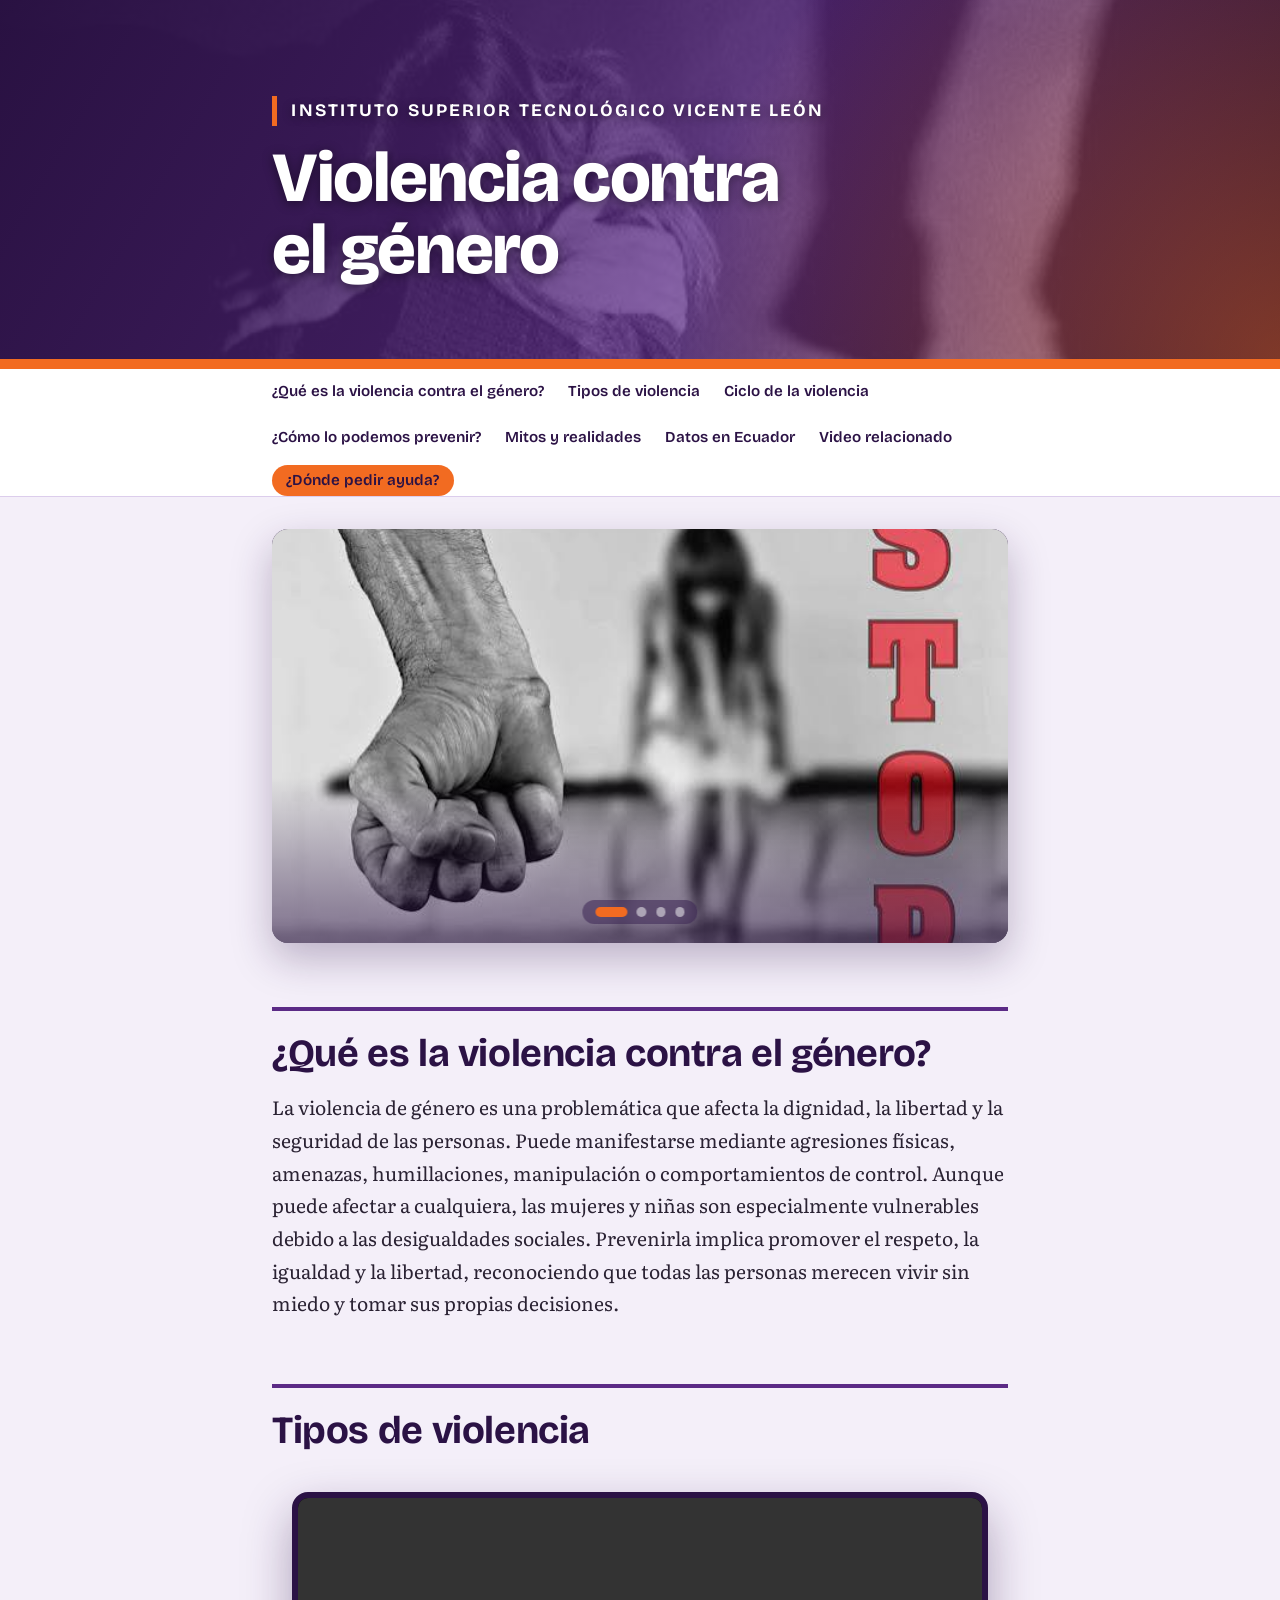
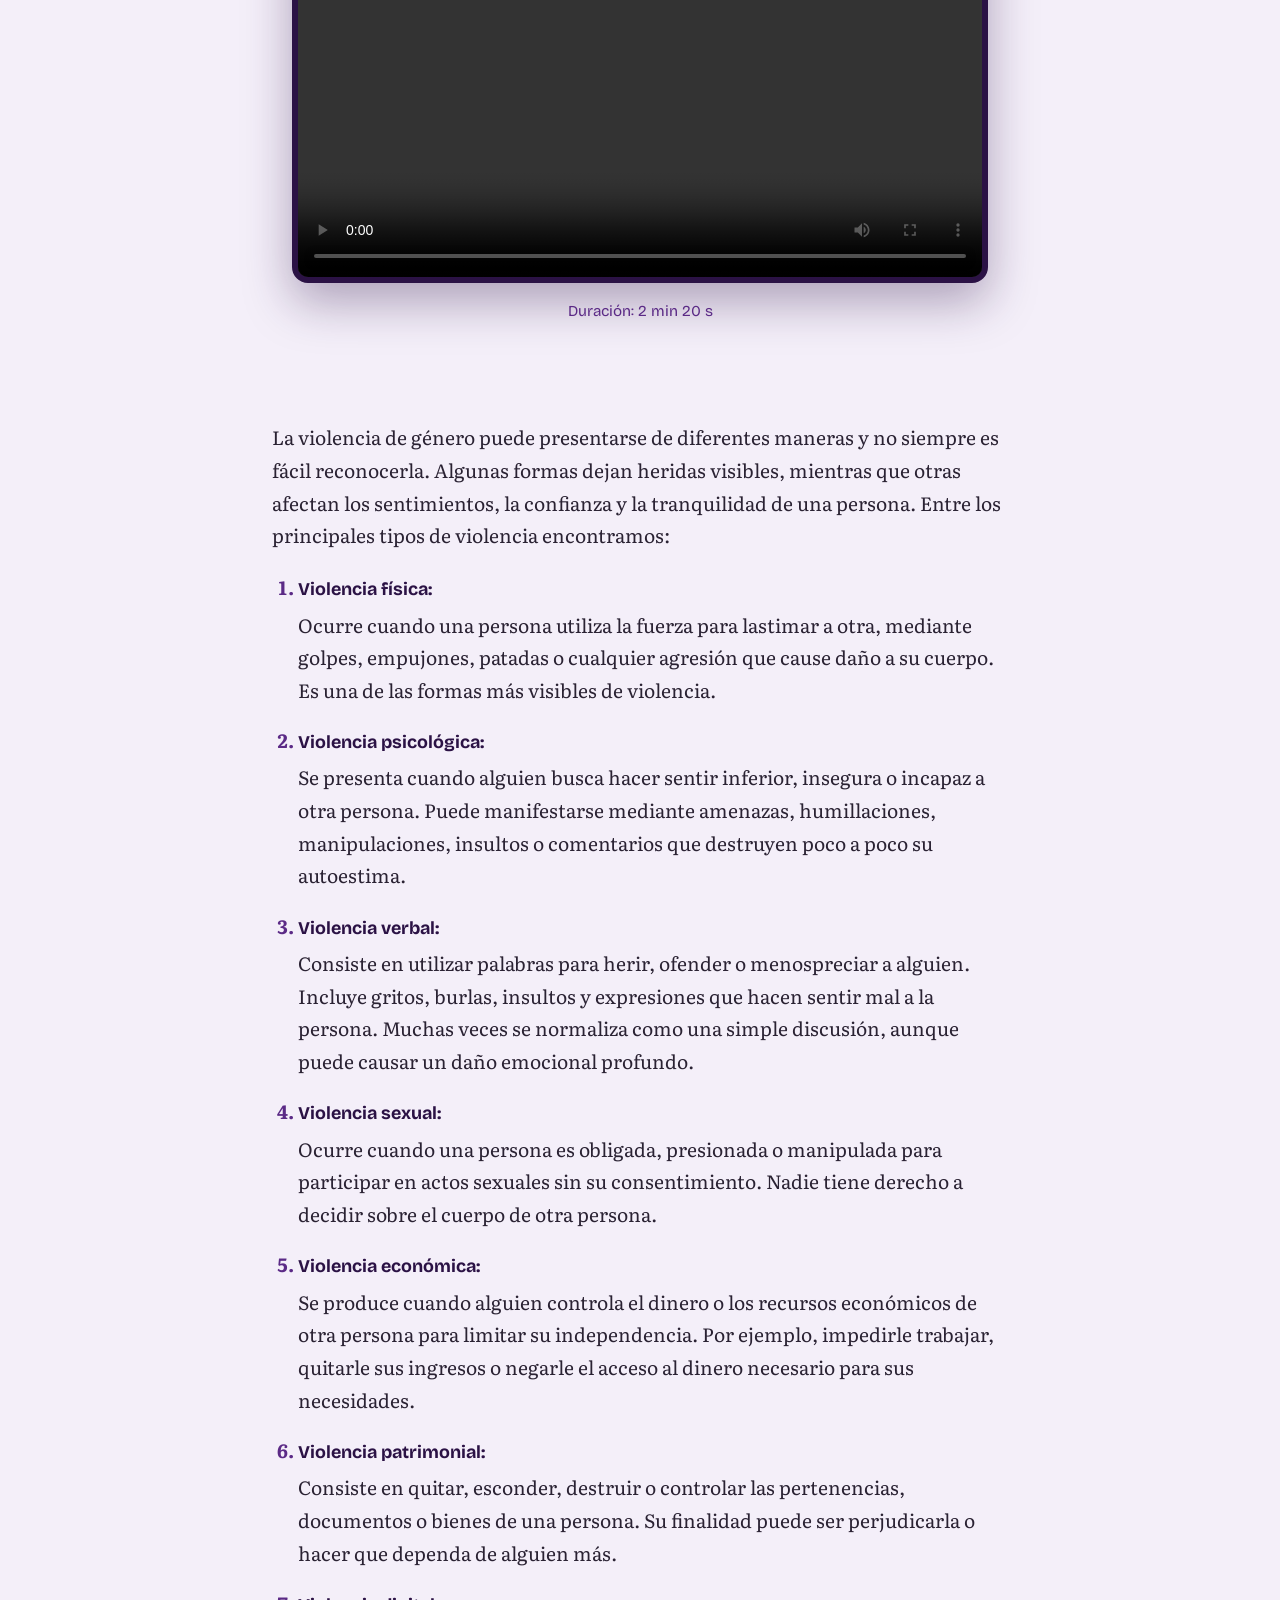
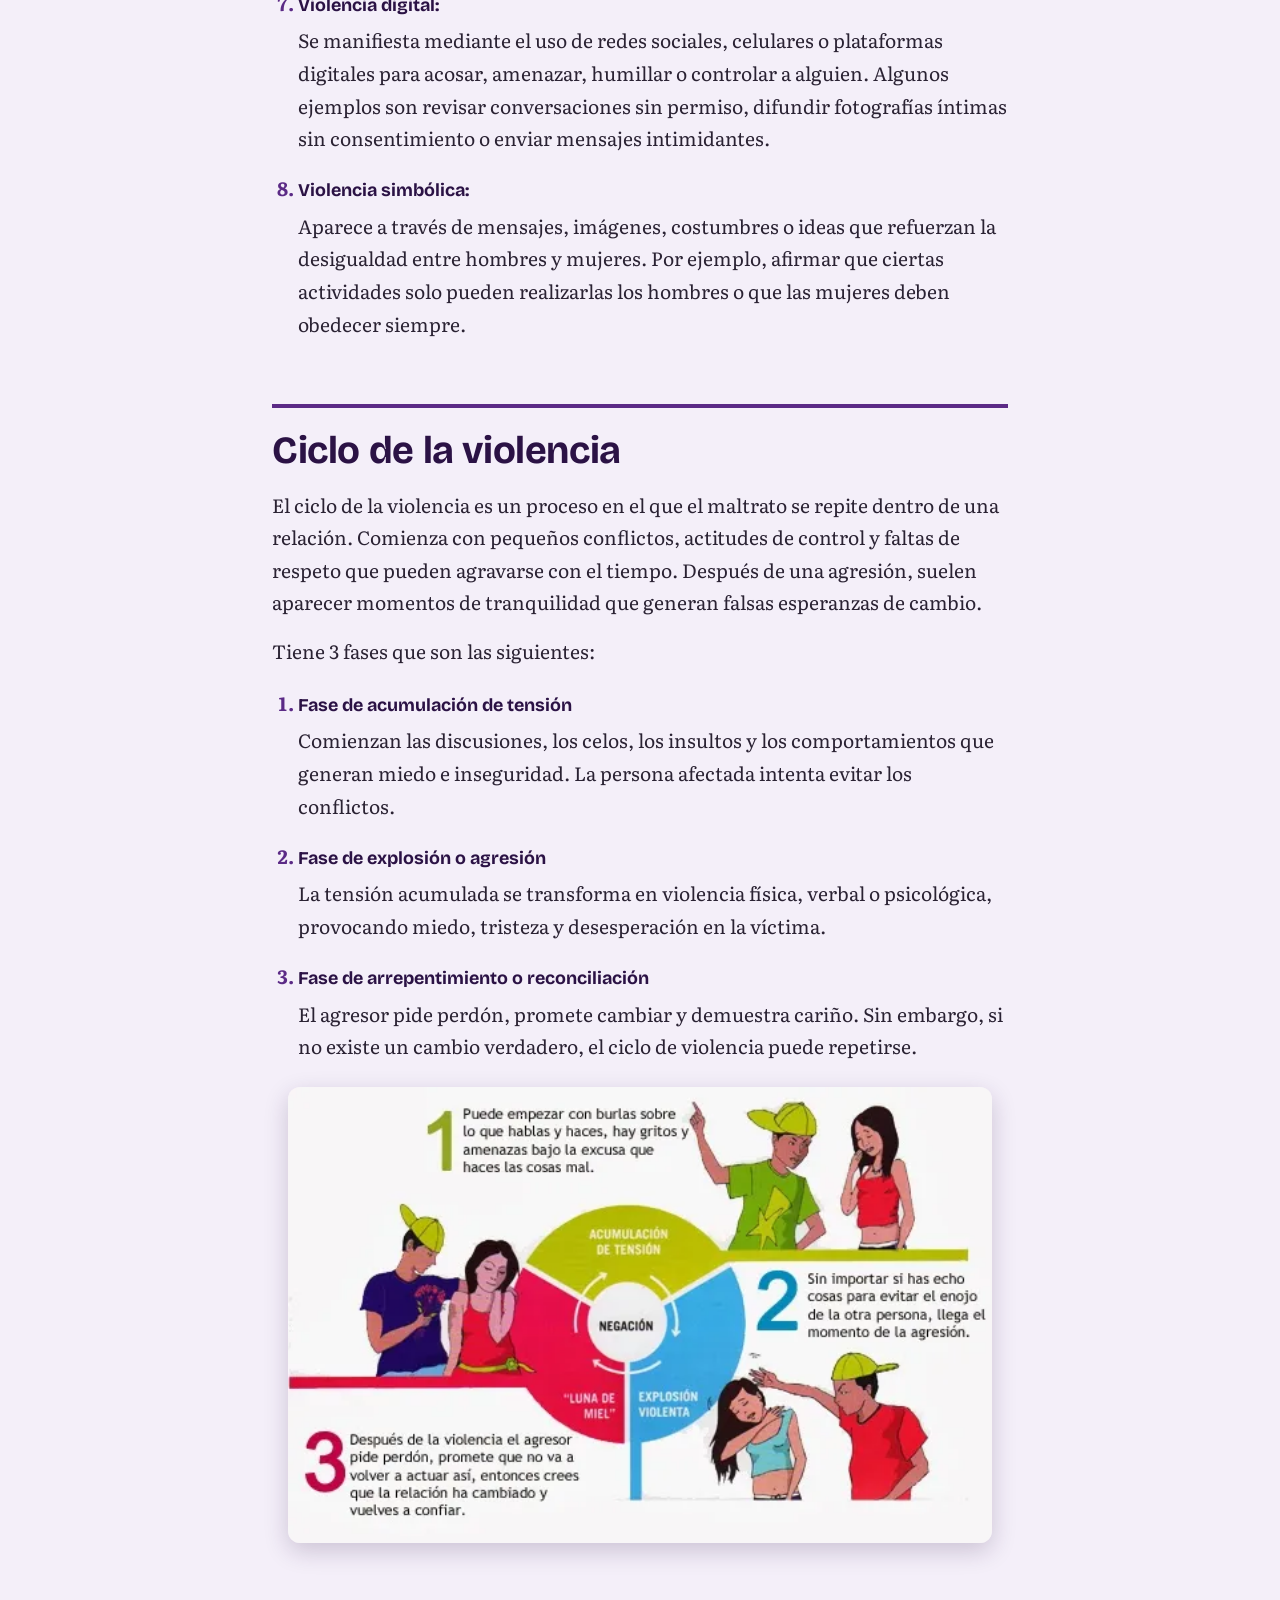
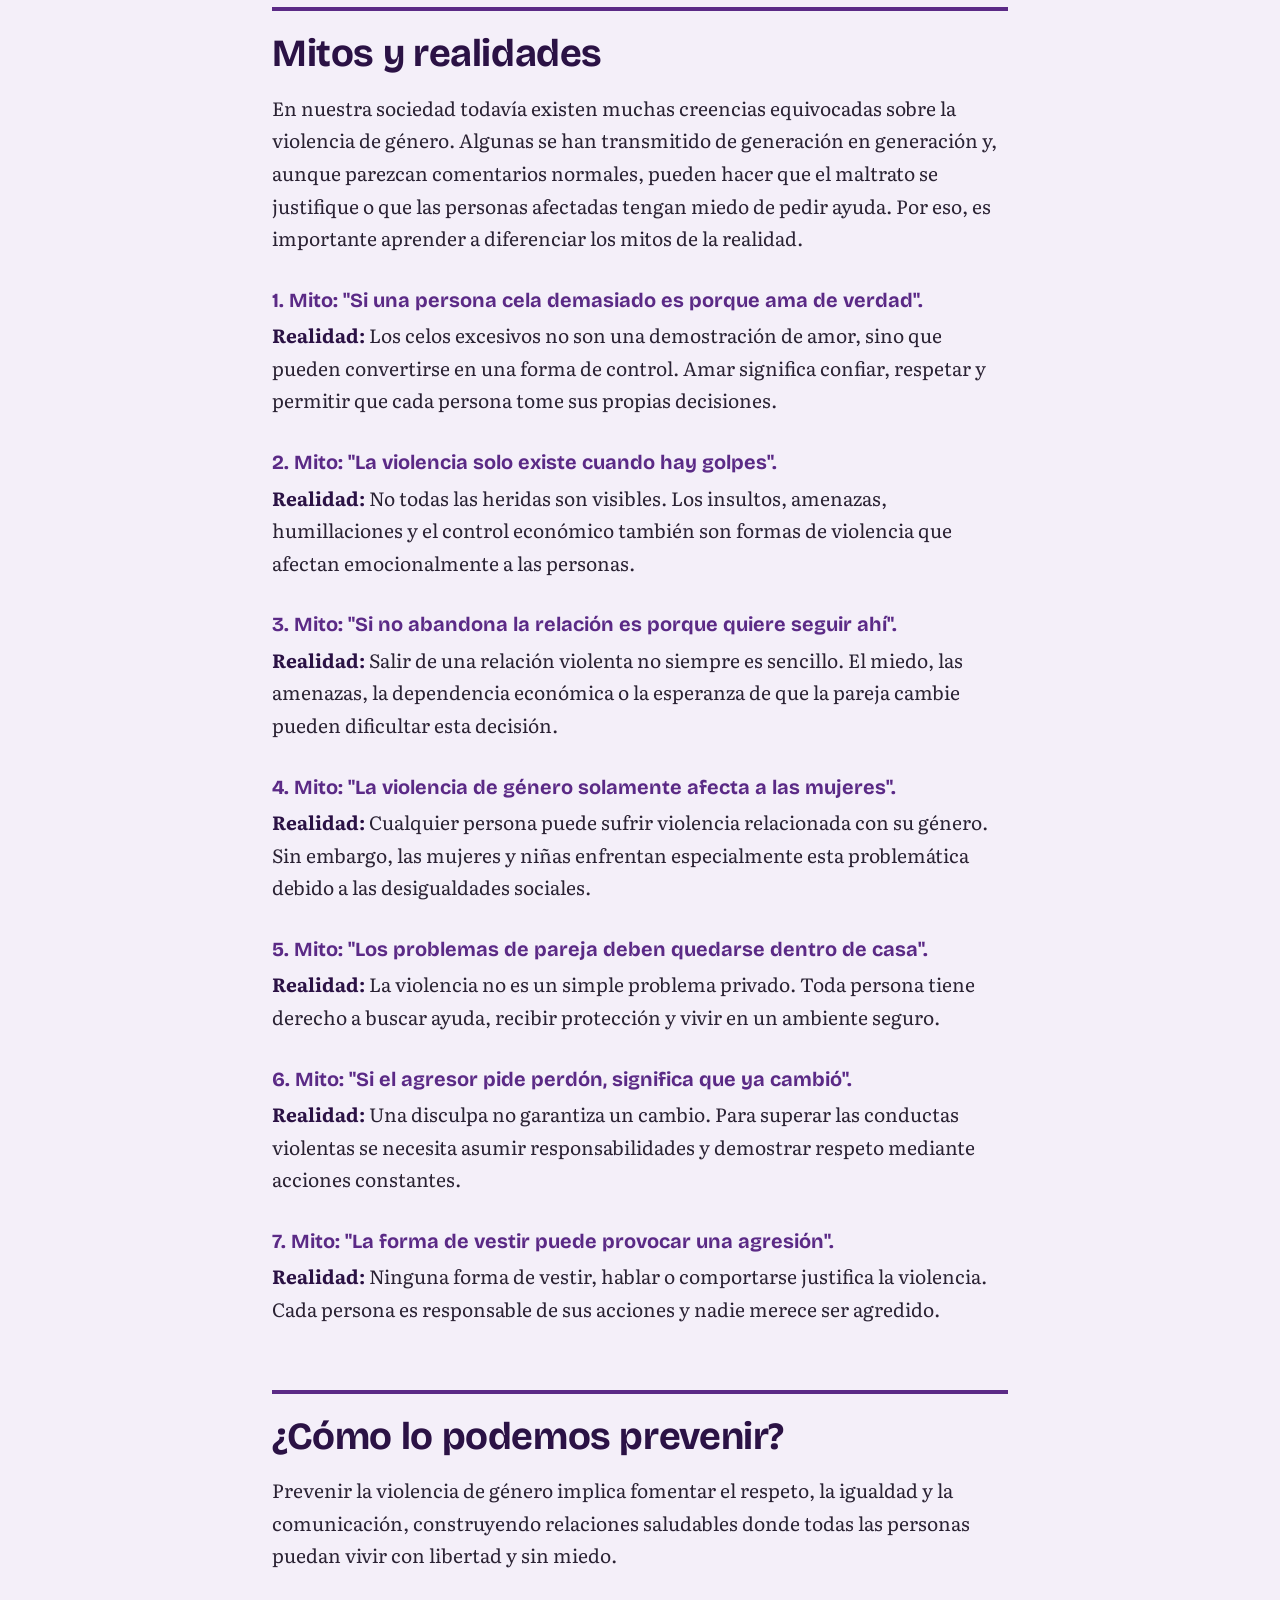
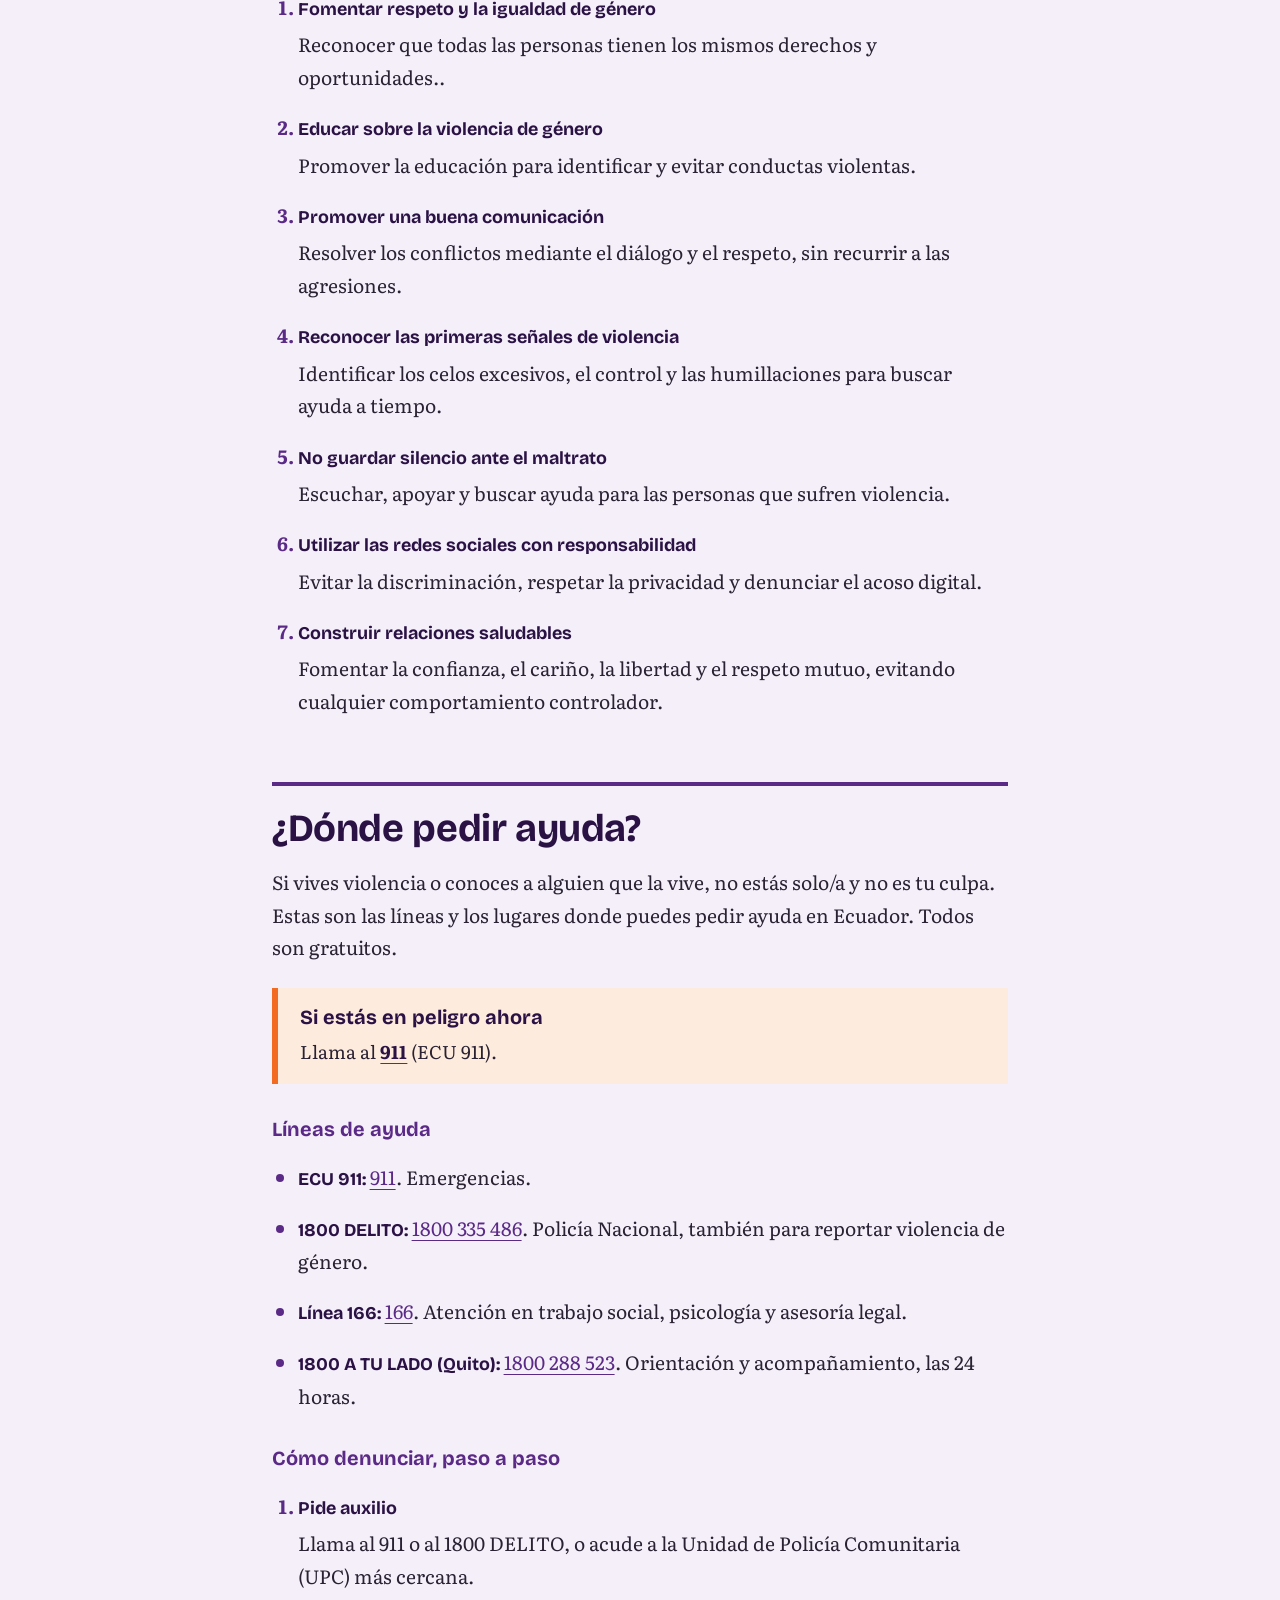
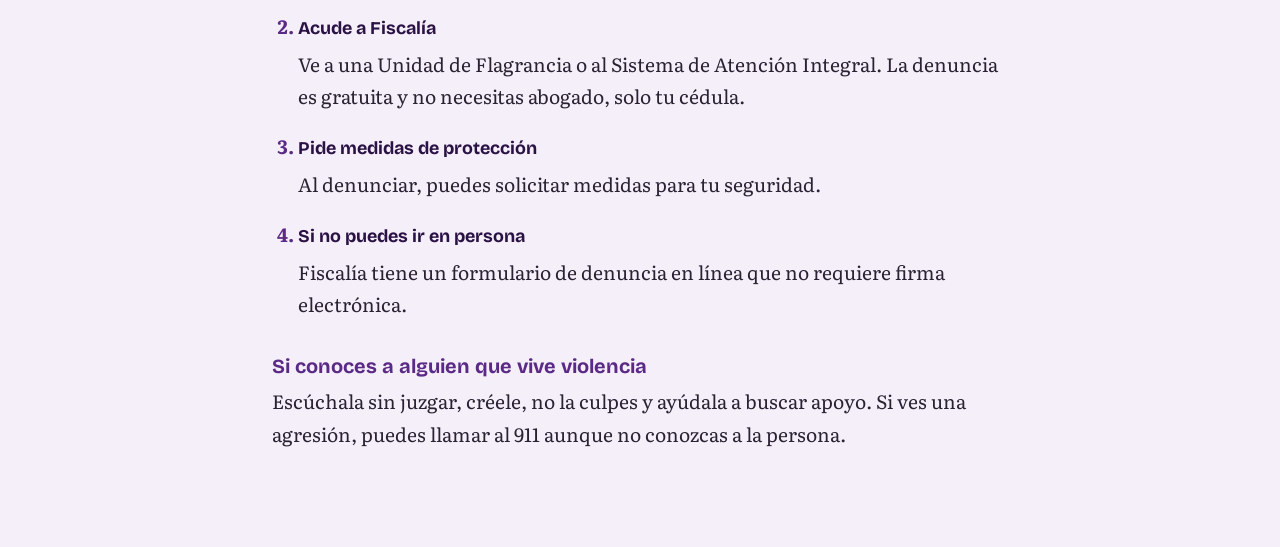
<file: index.html>
<!DOCTYPE html>
<html lang="es">
<head>
    <meta charset="UTF-8">
    <meta name="viewport" content="width=device-width, initial-scale=1.0">
    <title>Violencia contra el género</title>
    <link rel="preconnect" href="https://fonts.googleapis.com">
    <link rel="preconnect" href="https://fonts.gstatic.com" crossorigin>
    <link href="https://fonts.googleapis.com/css2?family=Bricolage+Grotesque:opsz,wght@12..96,200..800&family=Literata:ital,opsz,wght@0,7..72,200..900;1,7..72,200..900&display=swap" rel="stylesheet">
    <link rel="stylesheet" href="./Style.css">
     <link rel="icon" type="image/png" href="./imagenes/logo.png">
</head>
<body>
    <div id="intro" aria-hidden="true">
  <p>Instituto Superior Tecnológico Vicente León</p>
  <h2>Violencia contra el género</h2>
    </div>
    <div id="contenido">
        <header>
            <p class="institucion">Instituto Superior Tecnológico Vicente León</p>
            <h1>Violencia contra el género</h1>
        </header>
        <nav>
            <ul>
                <li><a href="#que-es">¿Qué es la violencia contra el género?</a></li>
                <li><a href="#tipos">Tipos de violencia</a></li>
                <li><a href="#ciclo">Ciclo de la violencia</a></li>
                 <li><a href="#prevencion">¿Cómo lo podemos prevenir?</a></li>
                <li><a href="#mitos">Mitos y realidades</a></li>
                <li><a href="Ecuador.html">Datos en Ecuador</a></li>
                 <li><a href="video.html">Video relacionado</a></li>
                <li><a href="#ayuda">¿Dónde pedir ayuda?</a></li>
            </ul>
        </nav>
         <section class="container">
            <div class="slider-wrapper">
              <div class="slider">
                 <img id="slider-1" src="./imagenes/imagen1.png" alt="">
                  <img id="slider-2" src="./imagenes/imagen3.png" alt="">
                   <img id="slider-3" src="./imagenes/imagen8.png" alt="">
                    <img id="slider-4" src="./imagenes/imagen7.png" alt="">
              </div>
              <button class="flecha prev" aria-label="Anterior">&#10094;</button>
              <button class="flecha next" aria-label="Siguiente">&#10095;</button>
              <div class="slider-nav">
                <a href="#slider-1"></a>
                 <a href="#slider-2"></a>
                  <a href="#slider-3"></a>
                   <a href="#slider-4"></a>
              </div>
            </div>
           </section>
        <main>
            <article id="articulo1">
                <h2 id="que-es">¿Qué es la violencia contra el género?</h2>
                <p>La violencia de género es una problemática que afecta la dignidad, la libertad y la seguridad de las personas. Puede manifestarse mediante agresiones físicas, amenazas, humillaciones, manipulación o comportamientos de control. Aunque puede afectar a cualquiera, las mujeres y niñas son especialmente vulnerables debido a las desigualdades sociales. Prevenirla implica promover el respeto, la igualdad y la libertad, reconociendo que todas las personas merecen vivir sin miedo y tomar sus propias decisiones.</p>
               
            </article>
            <article id="articulo2">
                <h2 id="tipos">Tipos de violencia</h2>
                 
             <main>
            <section class="sala-video">
                   <video controls preload="metadata">
                   <source src="./videos/Tipos y Modalidades De Violencia.mp4" type="video/mp4">
                      Tu navegador no puede reproducir este video.
                        </video>
                             <p class="pie-video">Duración: 2 min 20 s</p>
                     </section>
                 </main>
                <p>La violencia de género puede presentarse de diferentes maneras y no siempre es fácil reconocerla. Algunas formas dejan heridas visibles, mientras que otras afectan los sentimientos, la confianza y la tranquilidad de una persona. Entre los principales tipos de violencia encontramos:</p>
                <ol>
                    <li>
                        <strong>Violencia física:</strong>
                        <p>Ocurre cuando una persona utiliza la fuerza para lastimar a otra, mediante golpes, empujones, patadas o cualquier agresión que cause daño a su cuerpo. Es una de las formas más visibles de violencia.</p>
                    </li>
                    <li>
                        <strong>Violencia psicológica:</strong>
                        <p>Se presenta cuando alguien busca hacer sentir inferior, insegura o incapaz a otra persona. Puede manifestarse mediante amenazas, humillaciones, manipulaciones, insultos o comentarios que destruyen poco a poco su autoestima.</p>
                    </li>
                    <li>
                        <strong>Violencia verbal:</strong>
                        <p>Consiste en utilizar palabras para herir, ofender o menospreciar a alguien. Incluye gritos, burlas, insultos y expresiones que hacen sentir mal a la persona. Muchas veces se normaliza como una simple discusión, aunque puede causar un daño emocional profundo.</p>
                    </li>
                    <li>
                        <strong>Violencia sexual:</strong>
                        <p>Ocurre cuando una persona es obligada, presionada o manipulada para participar en actos sexuales sin su consentimiento. Nadie tiene derecho a decidir sobre el cuerpo de otra persona.</p>
                    </li>
                    <li>
                        <strong>Violencia económica:</strong>
                        <p>Se produce cuando alguien controla el dinero o los recursos económicos de otra persona para limitar su independencia. Por ejemplo, impedirle trabajar, quitarle sus ingresos o negarle el acceso al dinero necesario para sus necesidades.</p>
                    </li>
                    <li>
                        <strong>Violencia patrimonial:</strong>
                        <p>Consiste en quitar, esconder, destruir o controlar las pertenencias, documentos o bienes de una persona. Su finalidad puede ser perjudicarla o hacer que dependa de alguien más.</p>
                    </li>
                    <li>
                        <strong>Violencia digital:</strong>
                        <p>Se manifiesta mediante el uso de redes sociales, celulares o plataformas digitales para acosar, amenazar, humillar o controlar a alguien. Algunos ejemplos son revisar conversaciones sin permiso, difundir fotografías íntimas sin consentimiento o enviar mensajes intimidantes.</p>
                    </li>
                    <li>
                        <strong>Violencia simbólica:</strong>
                        <p>Aparece a través de mensajes, imágenes, costumbres o ideas que refuerzan la desigualdad entre hombres y mujeres. Por ejemplo, afirmar que ciertas actividades solo pueden realizarlas los hombres o que las mujeres deben obedecer siempre.</p>
                    </li>
                </ol>
            </article>
            <article id="articulo3">
                <h2 id="ciclo">Ciclo de la violencia</h2>
                <p>El ciclo de la violencia es un proceso en el que el maltrato se repite dentro de una relación. Comienza con pequeños conflictos, actitudes de control y faltas de respeto que pueden agravarse con el tiempo. Después de una agresión, suelen aparecer momentos de tranquilidad que generan falsas esperanzas de cambio.</p>
                <p>Tiene 3 fases que son las siguientes:</p>
                <ol>
                    <li>
                        <strong>Fase de acumulación de tensión</strong>
                        <p>Comienzan las discusiones, los celos, los insultos y los comportamientos que generan miedo e inseguridad. La persona afectada intenta evitar los conflictos.</p>
                    </li>
                    <li>
                        <strong>Fase de explosión o agresión</strong>
                        <p>La tensión acumulada se transforma en violencia física, verbal o psicológica, provocando miedo, tristeza y desesperación en la víctima.</p>
                    </li>
                    <li>
                        <strong>Fase de arrepentimiento o reconciliación</strong>
                        <p>El agresor pide perdón, promete cambiar y demuestra cariño. Sin embargo, si no existe un cambio verdadero, el ciclo de violencia puede repetirse.</p>
                    </li>
                </ol>
                <img class="figura" src="./imagenes/ciclo-violencia.png" alt="Ejemplo del ciclo de violencia" >
            </article>
            <article id="articulo4">
                <h2 id="mitos">Mitos y realidades</h2>
                <p>En nuestra sociedad todavía existen muchas creencias equivocadas sobre la violencia de género. Algunas se han transmitido de generación en generación y, aunque parezcan comentarios normales, pueden hacer que el maltrato se justifique o que las personas afectadas tengan miedo de pedir ayuda. Por eso, es importante aprender a diferenciar los mitos de la realidad.</p>

                <h3>1. Mito: "Si una persona cela demasiado es porque ama de verdad".</h3>
                <p><strong>Realidad:</strong> Los celos excesivos no son una demostración de amor, sino que pueden convertirse en una forma de control. Amar significa confiar, respetar y permitir que cada persona tome sus propias decisiones.</p>

                <h3>2. Mito: "La violencia solo existe cuando hay golpes".</h3>
                <p><strong>Realidad:</strong> No todas las heridas son visibles. Los insultos, amenazas, humillaciones y el control económico también son formas de violencia que afectan emocionalmente a las personas.</p>

                <h3>3. Mito: "Si no abandona la relación es porque quiere seguir ahí".</h3>
                <p><strong>Realidad:</strong> Salir de una relación violenta no siempre es sencillo. El miedo, las amenazas, la dependencia económica o la esperanza de que la pareja cambie pueden dificultar esta decisión.</p>

                <h3>4. Mito: "La violencia de género solamente afecta a las mujeres".</h3>
                <p><strong>Realidad:</strong> Cualquier persona puede sufrir violencia relacionada con su género. Sin embargo, las mujeres y niñas enfrentan especialmente esta problemática debido a las desigualdades sociales.</p>

                <h3>5. Mito: "Los problemas de pareja deben quedarse dentro de casa".</h3>
                <p><strong>Realidad:</strong> La violencia no es un simple problema privado. Toda persona tiene derecho a buscar ayuda, recibir protección y vivir en un ambiente seguro.</p>

                <h3>6. Mito: "Si el agresor pide perdón, significa que ya cambió".</h3>
                <p><strong>Realidad:</strong> Una disculpa no garantiza un cambio. Para superar las conductas violentas se necesita asumir responsabilidades y demostrar respeto mediante acciones constantes.</p>

                <h3>7. Mito: "La forma de vestir puede provocar una agresión".</h3>
                <p><strong>Realidad:</strong> Ninguna forma de vestir, hablar o comportarse justifica la violencia. Cada persona es responsable de sus acciones y nadie merece ser agredido.</p>
            </article>
            <article id="articulo5">
                <h2 id="prevencion">¿Cómo lo podemos prevenir?</h2>
                <p>Prevenir la violencia de género implica fomentar el respeto, la igualdad y la comunicación, construyendo relaciones saludables donde todas las personas puedan vivir con libertad y sin miedo.</p>
                <ol>
                    <li>
                        <strong>Fomentar respeto y la igualdad de género</strong>
                        <p>Reconocer que todas las personas tienen los mismos derechos y oportunidades..</p>
                    </li>
                    <li>
                        <strong>Educar sobre la violencia de género</strong>
                        <p>Promover la educación para identificar y evitar conductas violentas.</p>
                    </li>
                    <li>
                        <strong>Promover una buena comunicación</strong>
                        <p>Resolver los conflictos mediante el diálogo y el respeto, sin recurrir a las agresiones.</p>
                    </li>
                    <li>
                        <strong>Reconocer las primeras señales de violencia</strong>
                        <p>Identificar los celos excesivos, el control y las humillaciones para buscar ayuda a tiempo.</p>
                    </li>
                    <li>
                        <strong>No guardar silencio ante el maltrato</strong>
                        <p>Escuchar, apoyar y buscar ayuda para las personas que sufren violencia.</p>
                    </li>
                    <li>
                        <strong>Utilizar las redes sociales con responsabilidad</strong>
                        <p>Evitar la discriminación, respetar la privacidad y denunciar el acoso digital.</p>
                    </li>
                    <li>
                        <strong>Construir relaciones saludables</strong>
                        <p>Fomentar la confianza, el cariño, la libertad y el respeto mutuo, evitando cualquier comportamiento controlador.</p>
                    </li>
                </ol>
            </article>
            <article id="articulo6">
                <h2 id="ayuda">¿Dónde pedir ayuda?</h2>
                <p>Si vives violencia o conoces a alguien que la vive, no estás solo/a y no es tu culpa. Estas son las líneas y los lugares donde puedes pedir ayuda en Ecuador. Todos son gratuitos.</p>

                <div class="emergencia">
                    <h3>Si estás en peligro ahora</h3>
                    <p>Llama al <a href="tel:911"><strong>911</strong></a> (ECU 911).</p>
                </div>

                <h3>Líneas de ayuda</h3>
                <ul>
                    <li>
                        <strong>ECU 911:</strong> <a href="tel:911">911</a>. Emergencias.
                    </li>
                    <li>
                        <strong>1800 DELITO:</strong>
                        <a href="tel:1800335486">1800 335 486</a>. Policía Nacional, también para reportar violencia de género.
                    </li>
                    <li>
                        <strong>Línea 166:</strong> <a href="tel:166">166</a>. Atención en trabajo social, psicología y asesoría legal.
                    </li>
                    <li>
                        <strong>1800 A TU LADO (Quito):</strong>
                        <a href="tel:1800288523">1800 288 523</a>. Orientación y acompañamiento, las 24 horas.
                    </li>
                </ul>

                <h3>Cómo denunciar, paso a paso</h3>
                <ol>
                    <li>
                        <strong>Pide auxilio</strong>
                        <p>Llama al 911 o al 1800 DELITO, o acude a la Unidad de Policía Comunitaria (UPC) más cercana.</p>
                    </li>
                    <li>
                        <strong>Acude a Fiscalía</strong>
                        <p>Ve a una Unidad de Flagrancia o al Sistema de Atención Integral. La denuncia es gratuita y no necesitas abogado, solo tu cédula.</p>
                    </li>
                    <li>
                        <strong>Pide medidas de protección</strong>
                        <p>Al denunciar, puedes solicitar medidas para tu seguridad.</p>
                    </li>
                    <li>
                        <strong>Si no puedes ir en persona</strong>
                        <p>Fiscalía tiene un formulario de denuncia en línea que no requiere firma electrónica.</p>
                    </li>
                </ol>

                <h3>Si conoces a alguien que vive violencia</h3>
                <p>Escúchala sin juzgar, créele, no la culpes y ayúdala a buscar apoyo. Si ves una agresión, puedes llamar al 911 aunque no conozcas a la persona.</p>
            </article>
        </main>       
    </div>
  <script>
  const slider = document.querySelector('.slider');
  const imagenes = slider.querySelectorAll('img');
  const puntos = document.querySelectorAll('.slider-nav a');
  const wrapper = document.querySelector('.slider-wrapper');

  const TIEMPO = 3000; 
  let indice = 0;
  let intervalo;

  function irA(i) {
    indice = i;
    slider.scrollTo({ left: imagenes[i].offsetLeft, behavior: 'smooth' });
    puntos.forEach((p, n) => p.classList.toggle('activo', n === i));
  }

  function siguiente() {
    irA((indice + 1) % imagenes.length);
  }

  function anterior() {
    irA((indice - 1 + imagenes.length) % imagenes.length);
  }

  function iniciar() {
    clearInterval(intervalo);
    intervalo = setInterval(siguiente, TIEMPO);
  }

 puntos.forEach((punto, i) => {
  punto.addEventListener('click', e => {
    e.preventDefault();
    irA(i);
    iniciar();
    });
  });

  document.querySelector('.next').addEventListener('click', () => { siguiente(); iniciar(); });
  document.querySelector('.prev').addEventListener('click', () => { anterior(); iniciar(); });

  wrapper.addEventListener('mouseenter', () => clearInterval(intervalo));
  wrapper.addEventListener('mouseleave', iniciar);

 irA(0);
 if (!window.matchMedia('(prefers-reduced-motion: reduce)').matches) {
  iniciar();
}
</script>
</body>
</html>
</file>
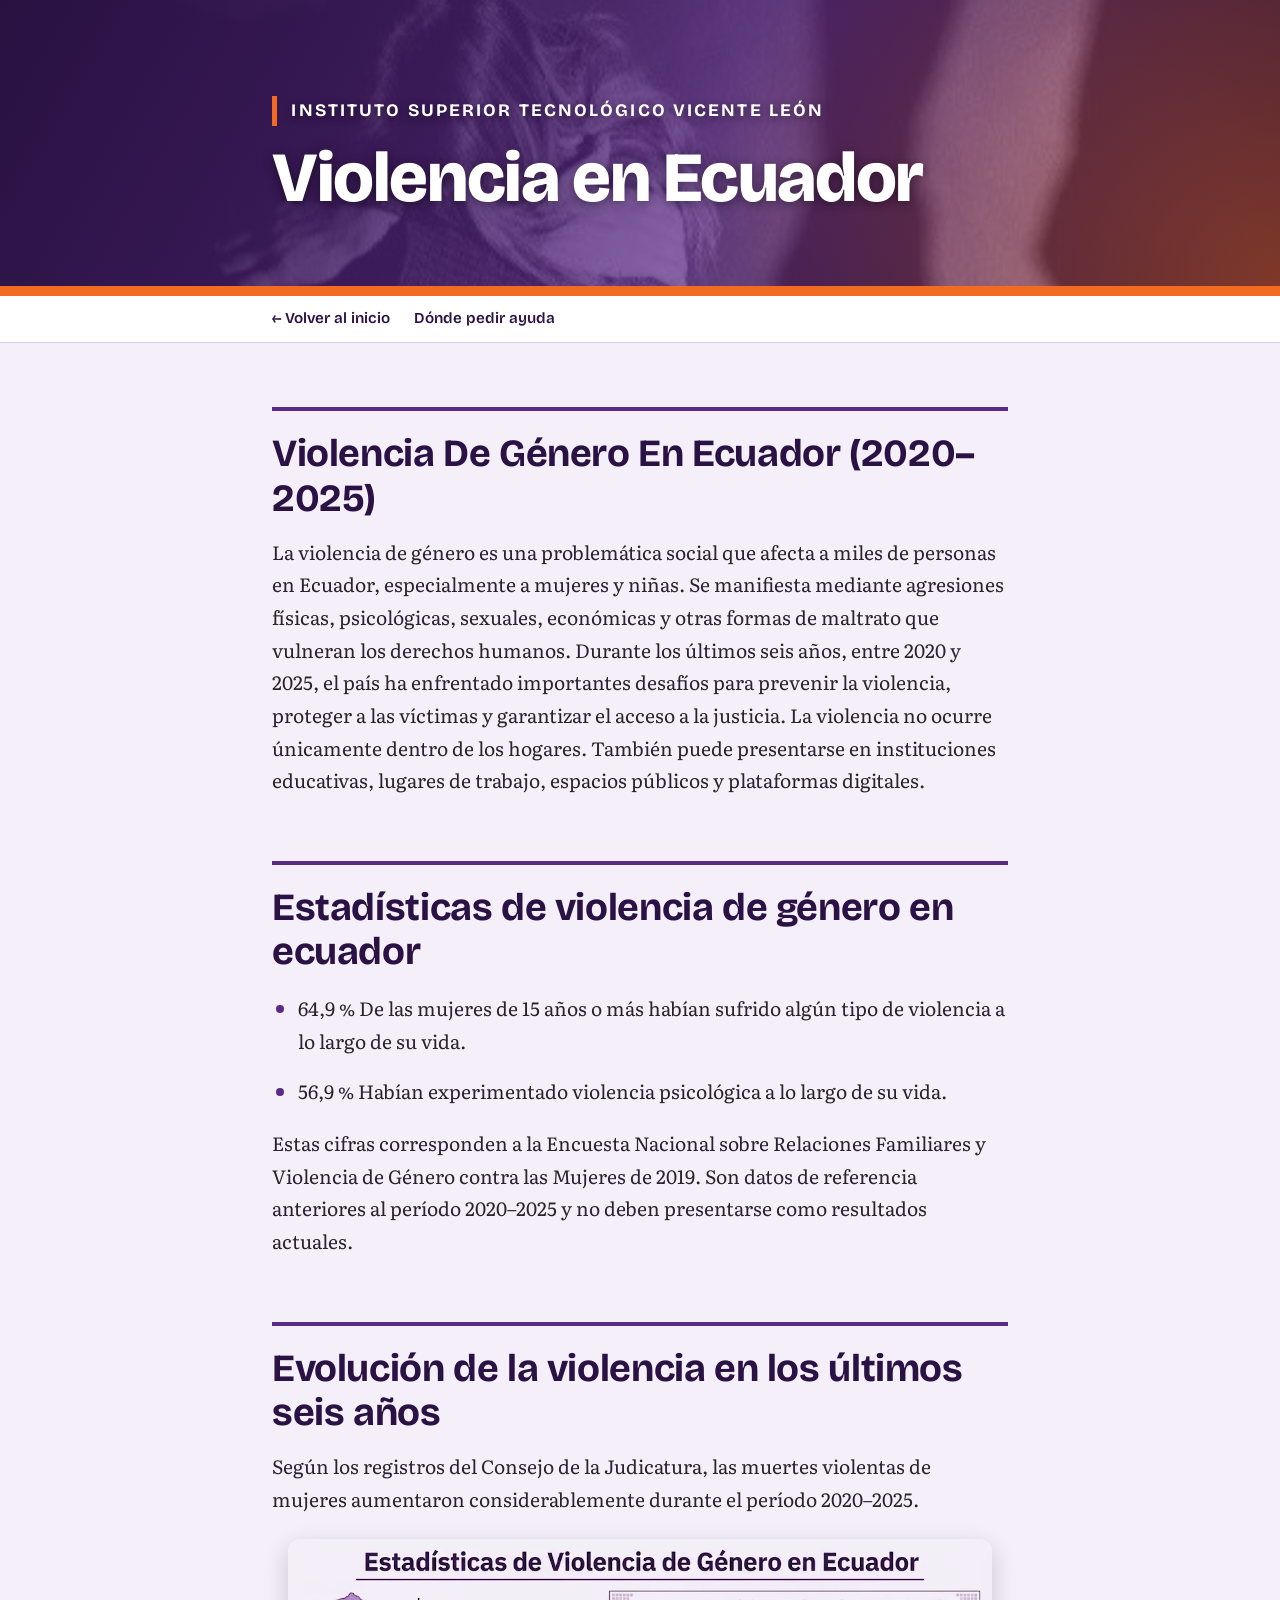
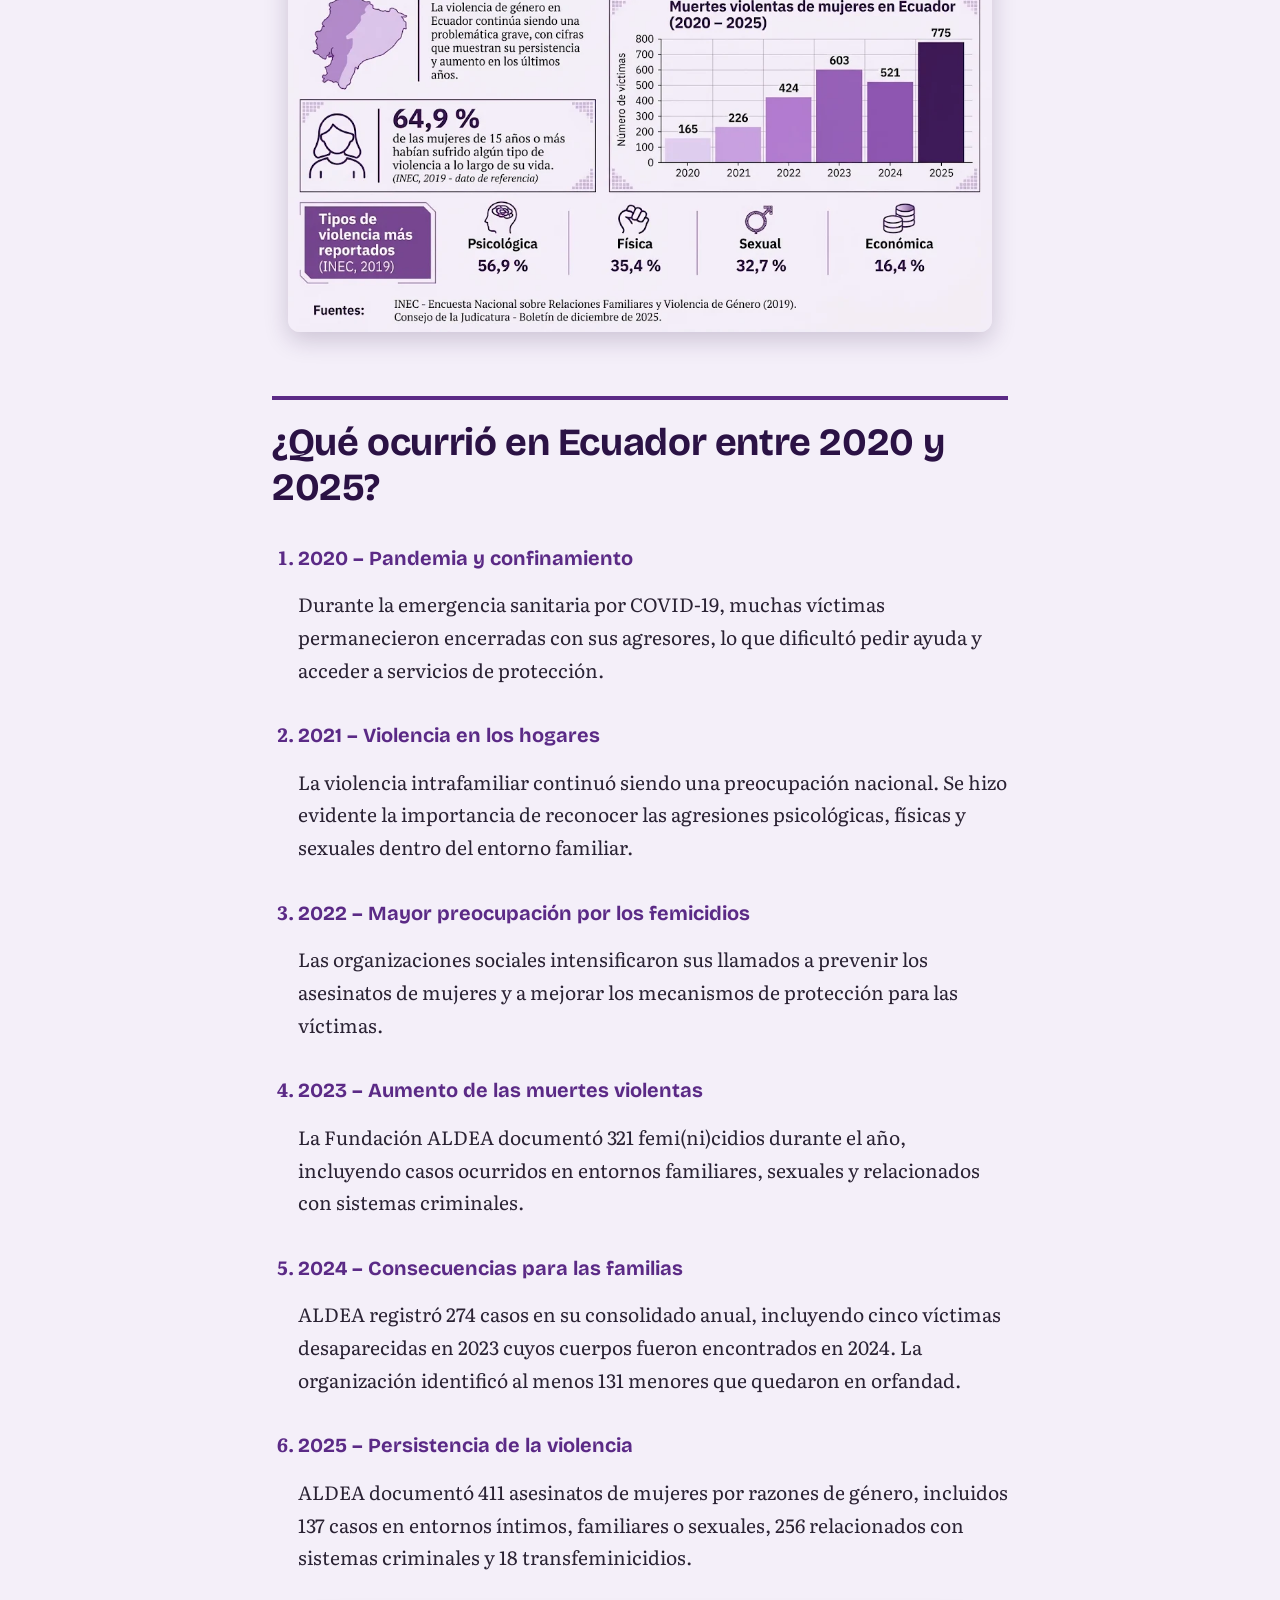
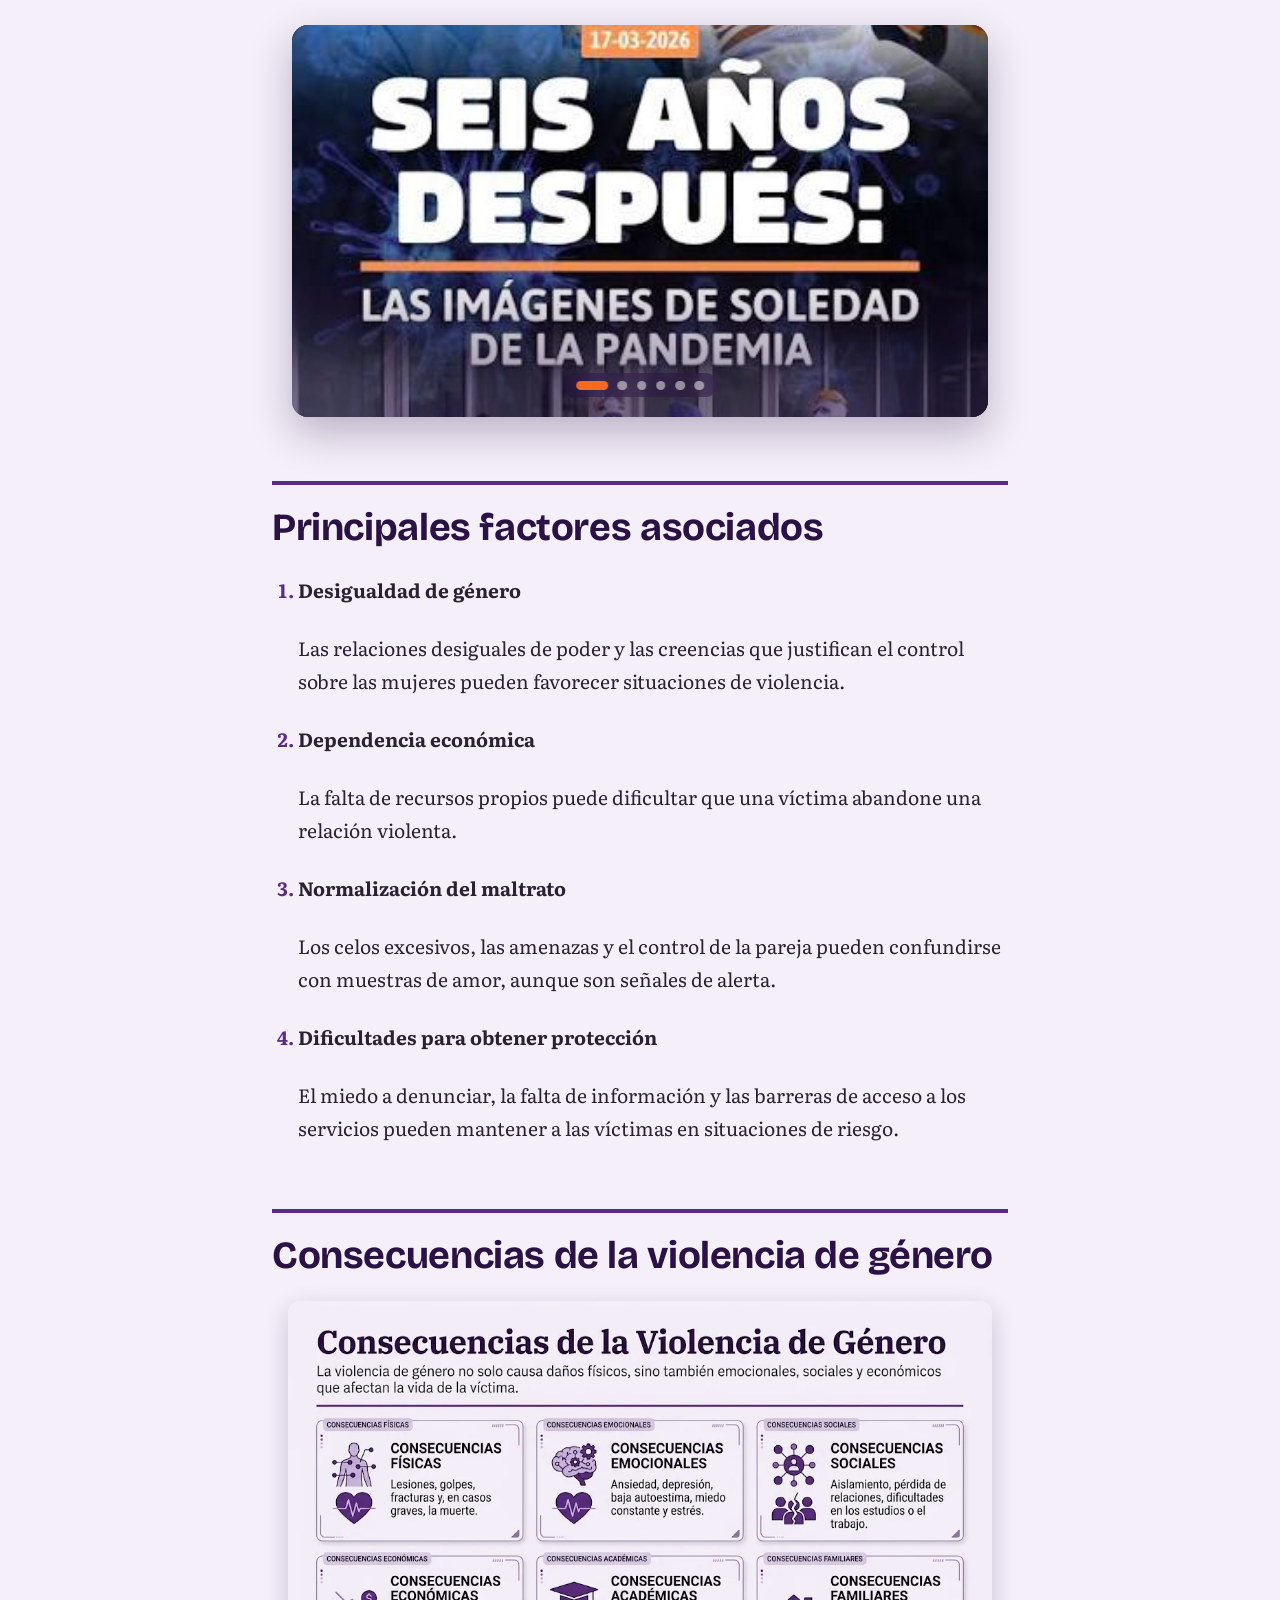
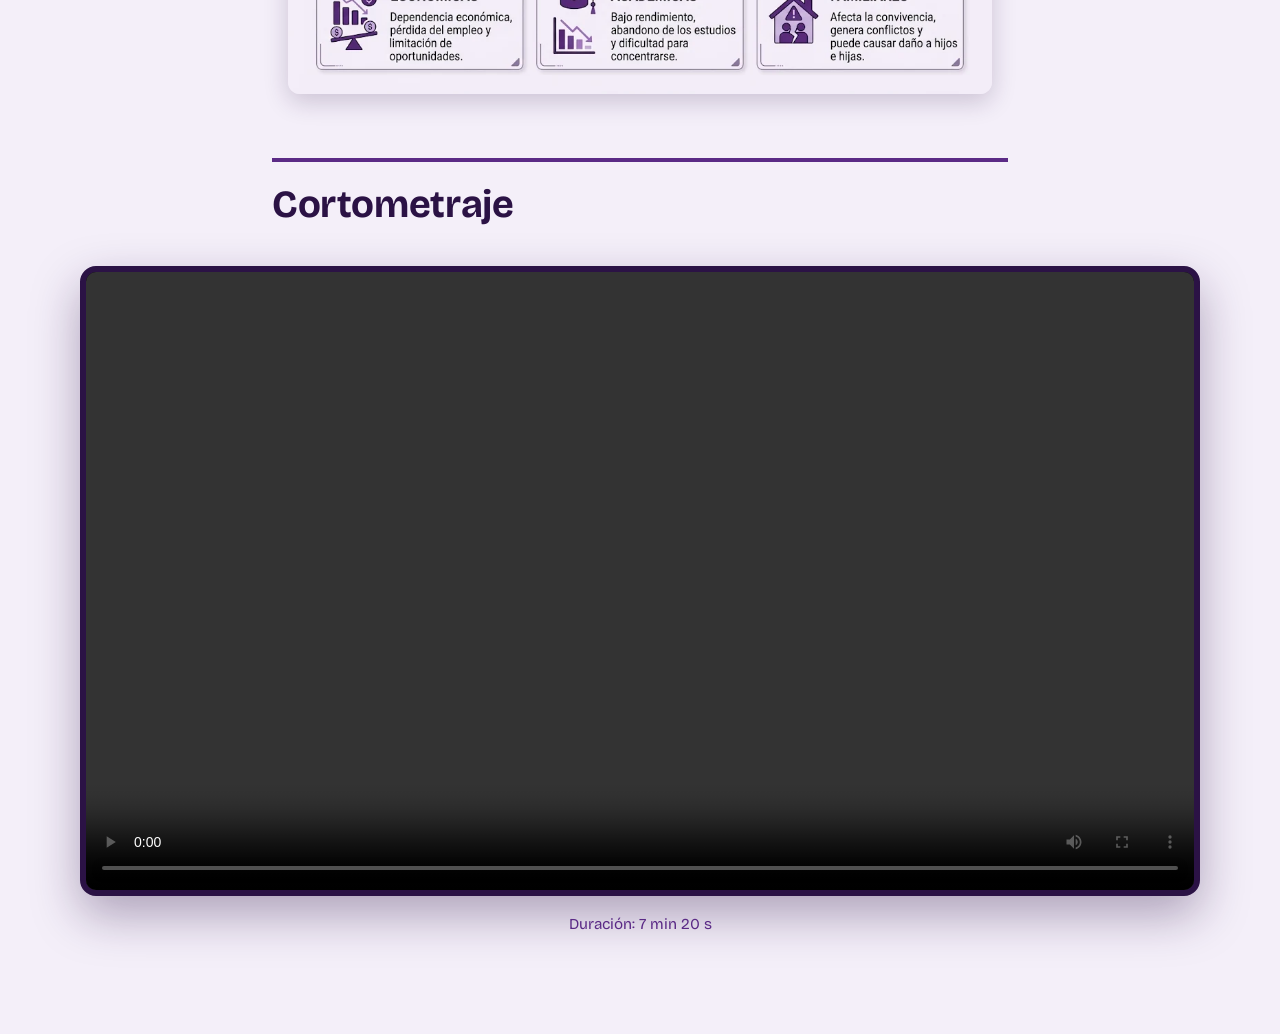
<file: Ecuador.html>
<!DOCTYPE html>
<html lang="es">
<head>
    <meta charset="UTF-8">
    <meta name="viewport" content="width=device-width, initial-scale=1.0">
    <title>Violencia contra el género</title>
    <link rel="preconnect" href="https://fonts.googleapis.com">
    <link rel="preconnect" href="https://fonts.gstatic.com" crossorigin>
    <link href="https://fonts.googleapis.com/css2?family=Bricolage+Grotesque:opsz,wght@12..96,200..800&family=Literata:ital,opsz,wght@0,7..72,200..900;1,7..72,200..900&display=swap" rel="stylesheet">
    <link rel="stylesheet" href="./Style.css">
     <link rel="icon" type="image/png" href="./imagenes/logo.png">
</head>
<body>
    <div id="intro" aria-hidden="true">
  <p>Instituto Superior Tecnológico Vicente León</p>
  <h2>Violencia en Ecuador</h2>
    </div>
    <div id="contenido">
        <header>
            <p class="institucion">Instituto Superior Tecnológico Vicente León</p>
            <h1>Violencia en Ecuador</h1>
        </header>
        <nav>
            <ul>
      <li><a href="index.html">← Volver al inicio</a></li>
      <li><a href="index.html#ayuda">Dónde pedir ayuda</a></li>
            </ul>
        </nav>
    </div>
    <main>
        <article oid="articulo7">
        <h2>
        Violencia De Género En Ecuador (2020–2025)
        </h2>
        <p>La violencia de género es una problemática social que afecta a miles de personas en Ecuador, especialmente a mujeres y niñas. Se manifiesta mediante agresiones físicas, psicológicas, sexuales, económicas y otras formas de maltrato que vulneran los derechos humanos.

        Durante los últimos seis años, entre 2020 y 2025, el país ha enfrentado importantes desafíos para prevenir la violencia, proteger a las víctimas y garantizar el acceso a la justicia.

        La violencia no ocurre únicamente dentro de los hogares. También puede presentarse en instituciones educativas, lugares de trabajo, espacios públicos y plataformas digitales.</p>
        </article>
        <article id="articulo8">
            <h2>Estadísticas de violencia de género en ecuador</h2>
            <ul>
                <li>
                    <p>64,9 %
                    De las mujeres de 15 años o más habían sufrido algún tipo de violencia a lo largo de su vida.
                </p>
                </li>
                <li>
                    <p>56,9 %
                    Habían experimentado violencia psicológica a lo largo de su vida.
                </p>
                </li>
            </ul>
            <p>Estas cifras corresponden a la Encuesta Nacional sobre Relaciones Familiares y Violencia de Género contra las Mujeres de 2019. Son datos de referencia anteriores al período 2020–2025 y no deben presentarse como resultados actuales.</p>
        </article>
        <article id="articulo9">
            <h2>
                Evolución de la violencia en los últimos seis años
            </h2>
            <p>Según los registros del Consejo de la Judicatura, las muertes violentas de mujeres aumentaron considerablemente durante el período 2020–2025.
            </p>
            <img class="figura" src="./imagenes/estadisticas.png" alt="Estadisticas de los ultimos 6 años">
        </article>
        <article>
            <h2>
                ¿Qué ocurrió en Ecuador entre 2020 y 2025?
            </h2>
            <ol>
                <li><h3>
                    2020 – Pandemia y confinamiento
                </h3></li>
                <p>Durante la emergencia sanitaria por COVID-19, muchas víctimas permanecieron encerradas con sus agresores, lo que dificultó pedir ayuda y acceder a servicios de protección.</p>
                <li><h3>
                  2021 – Violencia en los hogares 
                </h3></li>
                   <p>
                    La violencia intrafamiliar continuó siendo una preocupación nacional. Se hizo evidente la importancia de reconocer las agresiones psicológicas, físicas y sexuales dentro del entorno familiar.
                   </p>
                   <li><h3>
                    2022 – Mayor preocupación por los femicidios
                    </h3></li>
                   <p>
                    Las organizaciones sociales intensificaron sus llamados a prevenir los asesinatos de mujeres y a mejorar los mecanismos de protección para las víctimas.
                   </p>
                    <li><h3>
                    2023 – Aumento de las muertes violentas
                    </h3></li>
                   <p>La Fundación ALDEA documentó 321 femi(ni)cidios durante el año, incluyendo casos ocurridos en entornos familiares, sexuales y relacionados con sistemas criminales.</p>
                   <li><h3>
                    2024 – Consecuencias para las familias
                    </h3></li>
                   <p>ALDEA registró 274 casos en su consolidado anual, incluyendo cinco víctimas desaparecidas en 2023 cuyos cuerpos fueron encontrados en 2024. La organización identificó al menos 131 menores que quedaron en orfandad.</p>
                   <li><h3>
                    2025 – Persistencia de la violencia
                    </h3></li>
                   <p>ALDEA documentó 411 asesinatos de mujeres por razones de género, incluidos 137 casos en entornos íntimos, familiares o sexuales, 256 relacionados con sistemas criminales y 18 transfeminicidios.</p>
            </ol>
             <section class="container">
            <div class="slider-wrapper">
              <div class="slider">
                 <img id="slider-1" src="./imagenes/pandemia.png" alt="">
                  <img id="slider-2" src="./imagenes/violencia.png" alt="">
                   <img id="slider-3" src="./imagenes/femicidios.png" alt="">
                    <img id="slider-4" src="./imagenes/muertes.png" alt="">
                    <img id="slider-5" src="./imagenes/familias.png" alt="">
                    <img id="slider-6" src="./imagenes/Persistencia.png" alt="">
              </div>
              <button class="flecha prev" aria-label="Anterior">&#10094;</button>
              <button class="flecha next" aria-label="Siguiente">&#10095;</button>
              <div class="slider-nav">
                <a href="#slider-1"></a>
                 <a href="#slider-2"></a>
                  <a href="#slider-3"></a>
                   <a href="#slider-4"></a>
                   <a href="#slider-5"></a>
                   <a href="#slider-6"></a>
              </div>
            </div>
           </section>
            <article>
                <h2>Principales factores asociados</h2>
                <ol>
                    <li><h4>Desigualdad de género</h4></li>
                    <p>Las relaciones desiguales de poder y las creencias que justifican el control sobre las mujeres pueden favorecer situaciones de violencia.</p>
                    <li><h4>Dependencia económica</h4></li>
                    <p>La falta de recursos propios puede dificultar que una víctima abandone una relación violenta.</p>
                    <li><h4>Normalización del maltrato</h4></li>
                    <p>Los celos excesivos, las amenazas y el control de la pareja pueden confundirse con muestras de amor, aunque son señales de alerta.</p>
                    <li><h4>Dificultades para obtener protección</h4></li>
                    <p>El miedo a denunciar, la falta de información y las barreras de acceso a los servicios pueden mantener a las víctimas en situaciones de riesgo.</p>
                </ol>
                <article>
                    <h2>Consecuencias de la violencia de género</h2>
                    <img  class ="figura" src="./imagenes/consecuencias.png" alt="">
                </article>
            </article>
        </article>
        <h2>Cortometraje</h2>
         <section class="sala-video">
                   <video controls preload="metadata">
                   <source src="./videos/video-educativo_depVLink.mp4" type="video/mp4">
                      Tu navegador no puede reproducir este video.
                        </video>
                             <p class="pie-video">Duración: 7 min 20 s</p>
                     </section>
    </main>
      <script>
  const slider = document.querySelector('.slider');
  const imagenes = slider.querySelectorAll('img');
  const puntos = document.querySelectorAll('.slider-nav a');
  const wrapper = document.querySelector('.slider-wrapper');

  const TIEMPO = 3000; 
  let indice = 0;
  let intervalo;

  function irA(i) {
    indice = i;
    slider.scrollTo({ left: imagenes[i].offsetLeft, behavior: 'smooth' });
    puntos.forEach((p, n) => p.classList.toggle('activo', n === i));
  }

  function siguiente() {
    irA((indice + 1) % imagenes.length);
  }

  function anterior() {
    irA((indice - 1 + imagenes.length) % imagenes.length);
  }

  function iniciar() {
    clearInterval(intervalo);
    intervalo = setInterval(siguiente, TIEMPO);
  }

 puntos.forEach((punto, i) => {
  punto.addEventListener('click', e => {
    e.preventDefault();
    irA(i);
    iniciar();
    });
  });

  document.querySelector('.next').addEventListener('click', () => { siguiente(); iniciar(); });
  document.querySelector('.prev').addEventListener('click', () => { anterior(); iniciar(); });

  wrapper.addEventListener('mouseenter', () => clearInterval(intervalo));
  wrapper.addEventListener('mouseleave', iniciar);

 irA(0);
 if (!window.matchMedia('(prefers-reduced-motion: reduce)').matches) {
  iniciar();
}
</script>
</body>
</html>
</file>
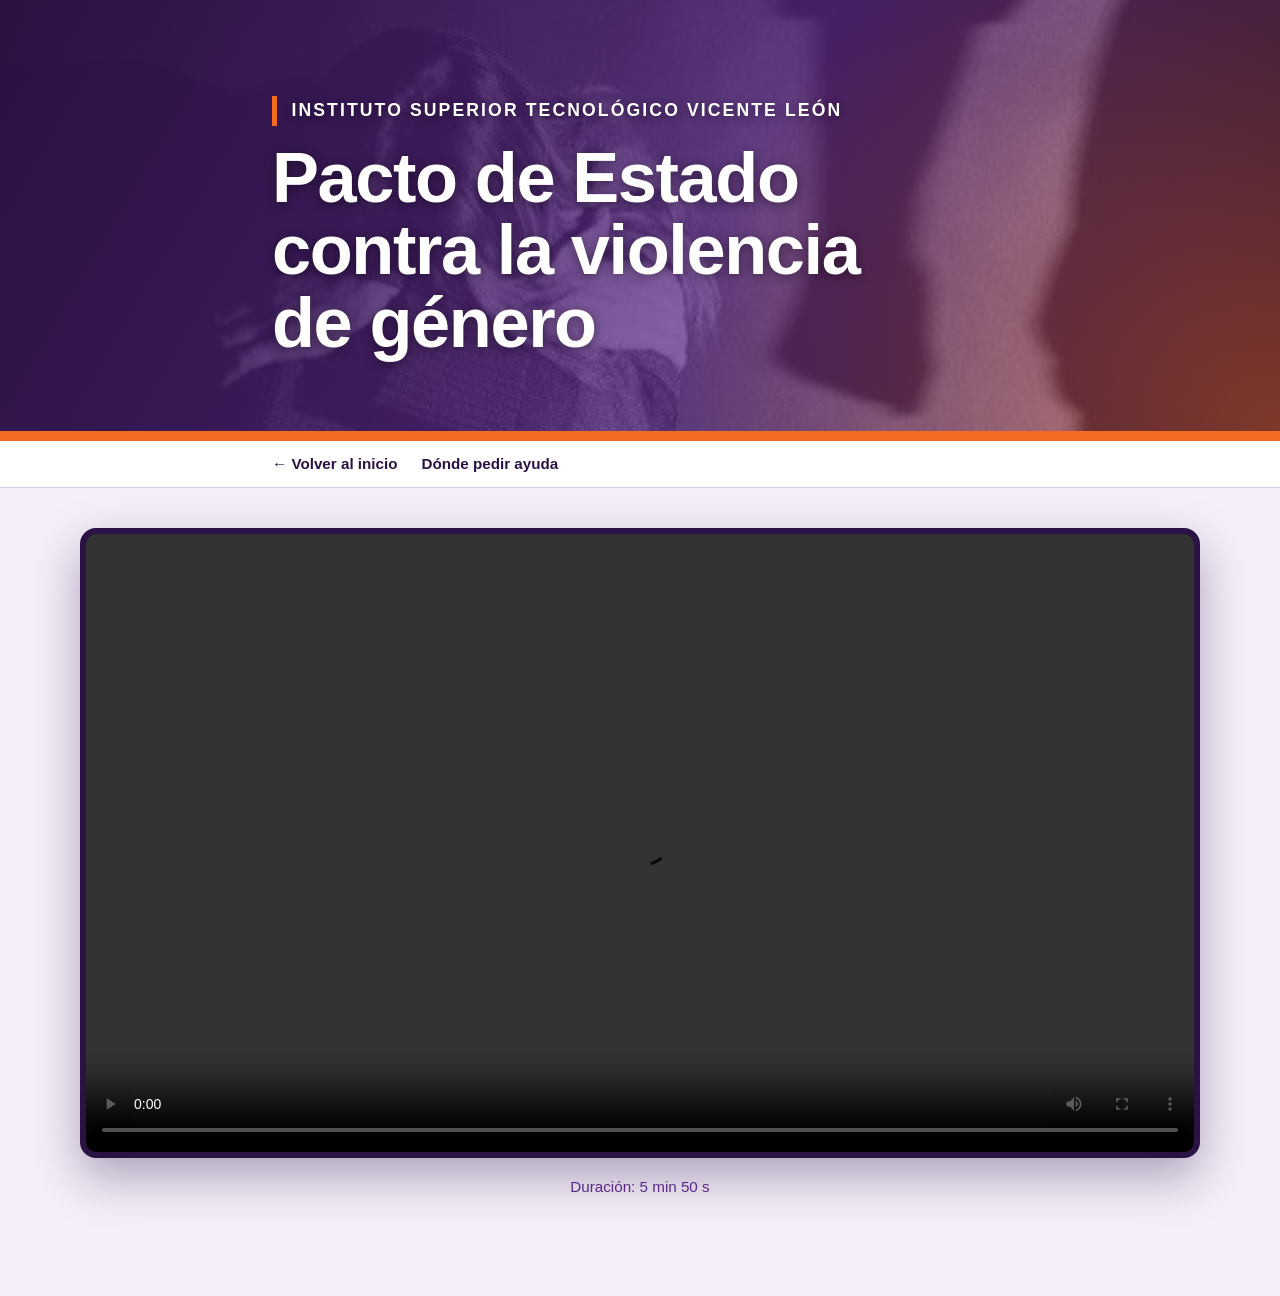
<file: video.html>
<!DOCTYPE html>
<html lang="es">
<head>
  <meta charset="UTF-8">
  <meta name="viewport" content="width=device-width, initial-scale=1.0">
  <title>Video: Pacto de Estado contra la violencia de género</title>
  <link rel="stylesheet" href="./Style.css">
  <link rel="icon" type="image/png" href="./imagenes/logo.png">
</head>
<body>
    <div id="intro" aria-hidden="true">
  <p>Instituto Superior Tecnológico Vicente León</p>
  <h2>Pacto de Estado contra la violencia de género</h2>
    </div>
  <header>
     <p class="institucion">Instituto Superior Tecnológico Vicente León</p>
    <h1>Pacto de Estado contra la violencia de género</h1>
  </header>

  <nav>
    <ul>
      <li><a href="index.html">← Volver al inicio</a></li>
      <li><a href="index.html#ayuda">Dónde pedir ayuda</a></li>
    </ul>
  </nav>

  <main>
    <section class="sala-video">
      <video controls preload="metadata">
        <source src="./videos/pacto-estado-violencia-genero.mp4" type="video/mp4">
        Tu navegador no puede reproducir este video.
      </video>
      <p class="pie-video">Duración: 5 min 50 s</p>
    </section>
  </main>

</body>
</html>
</file>
<file: Style.css>
:root {
  --ciruela: #2b1245;
  --violeta: #5b2a86;
  --lila: #f4eff9;
  --lila-borde: #dccdec;
  --tinta: #2a2233;
  --naranja: #f26b21;
  --naranja-suave: #fdebdd;
  --ancho: min(46rem, calc(100% - 2.5rem));
}

* {
  box-sizing: border-box;
}

html {
  scroll-behavior: smooth;
}

body {
  margin: 0;
  background: var(--lila);
  color: var(--tinta);
  font-family: "Literata", Georgia, "Times New Roman", serif;
  font-size: clamp(1.05rem, 1rem + 0.25vw, 1.2rem);
  line-height: 1.7;
}

header {
  background-color: var(--ciruela);
  background-image:
    radial-gradient(circle at 100% 100%, rgba(242, 107, 33, .45) 0%, transparent 45%),
    linear-gradient(120deg, rgba(43, 18, 69, .95) 0%, rgba(91, 42, 134, .75) 55%, rgba(91, 42, 134, .35) 100%),
    url("imagenes/imagen2.png");
  background-size: cover;
  background-position: center;
  background-repeat: no-repeat;
  
  color: #fff;
  padding: clamp(2.5rem, 9vw, 6rem) 0 clamp(2rem, 7vw, 4.5rem);
  border-bottom: 10px solid var(--naranja);
  
}

header h1 {
  max-width: var(--ancho);
  margin: 0 auto;
  font-family: "Bricolage Grotesque", "Arial Narrow", Arial, sans-serif;
  font-size: clamp(2.4rem, 9vw, 4.4rem);
  font-weight: 800;
  line-height: 1.03;
  letter-spacing: -0.02em;
  text-wrap: balance;
  text-shadow: 0 2px 12px rgba(0, 0, 0, .45);
}
header .institucion {
  max-width: var(--ancho);
  margin: 0 auto 1rem;
  padding-left: .9rem;
  border-left: 5px solid var(--naranja);
  font-family: "Bricolage Grotesque", Arial, sans-serif;
  font-size: clamp(.85rem, 2.5vw, 1.1rem);
  font-weight: 700;
  letter-spacing: .12em;
  text-transform: uppercase;
  text-shadow: 0 2px 10px rgba(0, 0, 0, .45);
  
}

nav {
  position: sticky;
  top: 0;
  z-index: 10;
  background: #fff;
  border-bottom: 1px solid var(--lila-borde);
}

nav ul {
  max-width: var(--ancho);
  margin: 0 auto;
  padding: 0;
  list-style: none;
  display: flex;
  flex-wrap: wrap;
  align-items: center;
  gap: 0 1.5rem;
}

nav a {
  display: inline-block;
  padding: 0.8rem 0 0.65rem;
  border-bottom: 3px solid transparent;
  color: var(--ciruela);
  font-family: "Bricolage Grotesque", Arial, sans-serif;
  font-size: 0.95rem;
  font-weight: 600;
  line-height: 1.3;
  text-decoration: none;
}

nav a:hover {
  border-bottom-color: var(--naranja);
}

nav a[href="#ayuda"] {
  padding: 0.35rem 0.9rem;
  border: none;
  border-radius: 999px;
  background: var(--naranja);
  color: var(--ciruela);
}

nav a[href="#ayuda"]:hover {
  background: var(--ciruela);
  color: #fff;
}

.container {
  padding: 2rem 0 0;
}

.slider-wrapper {
  position: relative;
  width: var(--ancho);
  max-width: 56rem;
  margin: 0 auto;
  border-radius: 1rem;
  overflow: hidden;
  background: var(--ciruela);
  box-shadow: 0 1rem 2.5rem rgba(43, 18, 69, .28);
}

.slider-wrapper::after {
  content: "";
  position: absolute;
  inset: 0;
  background: linear-gradient(to top, rgba(43, 18, 69, .55), transparent 40%);
  pointer-events: none;
  z-index: 1;
}

.slider {
  display: flex;
  aspect-ratio: 16 / 9;
  overflow-x: hidden;
  scroll-snap-type: x mandatory;
  scroll-behavior: smooth;
}

.slider img {
  flex: 1 0 100%;
  width: 100%;
  height: 100%;
  object-fit: cover;
  scroll-snap-align: start;
}

.slider-nav {
  position: absolute;
  bottom: 1.2rem;
  left: 50%;
  transform: translateX(-50%);
  display: flex;
  gap: .6rem;
  padding: .45rem .8rem;
  background: rgba(43, 18, 69, .45);
  backdrop-filter: blur(6px);
  border-radius: 2rem;
  z-index: 2;
}

.slider-nav a {
  display: block;
  width: .6rem;
  height: .6rem;
  border-radius: 1rem;
  background: #fff;
  opacity: .5;
  transition: all .3s ease;
}

.slider-nav a:hover {
  opacity: .9;
}

.slider-nav a.activo {
  width: 2rem;
  background: var(--naranja);
  opacity: 1;
}

.flecha {
  position: absolute;
  top: 50%;
  transform: translateY(-50%);
  width: 2.8rem;
  height: 2.8rem;
  border: none;
  border-radius: 50%;
  background: rgba(255, 255, 255, .25);
  backdrop-filter: blur(6px);
  color: #fff;
  font-size: 1.1rem;
  cursor: pointer;
  z-index: 2;
  opacity: 0;
  transition: opacity .3s, background .3s;
}

.slider-wrapper:hover .flecha,
.flecha:focus-visible {
  opacity: 1;
}

.flecha:hover {
  background: rgba(255, 255, 255, .5);
}

.prev { left: 1rem; }
.next { right: 1rem; }

main {
  padding-bottom: 5rem;
}

main > * {
  max-width: var(--ancho);
  margin-inline: auto;
}

h2 {
  margin-top: 4rem;
  margin-bottom: 1rem;
  padding-top: 1.25rem;
  border-top: 4px solid var(--violeta);
  color: var(--ciruela);
  font-family: "Bricolage Grotesque", Arial, sans-serif;
  font-size: clamp(1.7rem, 4.5vw, 2.4rem);
  font-weight: 700;
  line-height: 1.15;
  letter-spacing: -0.01em;
  scroll-margin-top: 4.5rem;
}

h3 {
  margin-top: 2rem;
  margin-bottom: 0.4rem;
  color: var(--violeta);
  font-family: "Bricolage Grotesque", Arial, sans-serif;
  font-size: 1.25rem;
  font-weight: 700;
  line-height: 1.3;
}

p {
  margin-top: 0;
  margin-bottom: 1rem;
}

strong {
  color: var(--ciruela);
}

ul,
ol {
  padding-left: 1.6rem;
}

main li {
  margin-bottom: 1.1rem;
}

main li::marker {
  color: var(--violeta);
  font-weight: 700;
}

main li > strong {
  font-family: "Bricolage Grotesque", Arial, sans-serif;
  font-size: 1.12rem;
}

main li > p {
  margin-top: 0.25rem;
}

main a {
  color: var(--violeta);
  text-underline-offset: 0.2em;
}

main a:hover {
  color: var(--ciruela);
  text-decoration-thickness: 2px;
}

a:focus-visible,
button:focus-visible {
  outline: 3px solid var(--naranja);
  outline-offset: 3px;
}

.emergencia {
  margin-top: 1.5rem;
  margin-bottom: 1.5rem;
  padding: 1rem 1.4rem;
  background: var(--naranja-suave);
  border-left: 6px solid var(--naranja);
}

.emergencia h3 {
  margin-top: 0;
  color: var(--ciruela);
}

.emergencia p {
  margin-bottom: 0;
  font-size: 1.15rem;
}

@media (max-width: 40rem) {
  nav {
    position: static;
  }

  h2 {
    margin-top: 3rem;
    scroll-margin-top: 1rem;
  }

  .flecha {
    opacity: 1;
    width: 2.2rem;
    height: 2.2rem;
  }
}

@media (prefers-reduced-motion: reduce) {
  html,
  .slider {
    scroll-behavior: auto;
  }
}
main > .sala-video {
  max-width: 70rem;                 
  width: calc(100% - 2.5rem);
  margin-top: 2.5rem;
}

.sala-video video {
  display: block;
  width: 100%;
  aspect-ratio: 16 / 9;
  background: #000;
  border-radius: 1rem;
  border: 6px solid var(--ciruela);
  box-shadow: 0 1.2rem 3rem rgba(43, 18, 69, .35);
}

.figura {
  display: block;
  width: 100%;          
  max-width: 44rem;    
  height: auto;         
  margin: 1.5rem auto;  
  border-radius: .75rem;
  box-shadow: 0 .5rem 1.5rem rgba(43, 18, 69, .2);
}
#intro {
  position: fixed;
  inset: 0;
  z-index: 1000;
  display: flex;
  flex-direction: column;
  align-items: center;
  justify-content: center;
  gap: .5rem;
  padding: 2rem;
  text-align: center;
  color: #fff;
  background: linear-gradient(135deg, var(--ciruela), var(--violeta));
  border-bottom: 10px solid var(--naranja);
  animation: cortina .9s cubic-bezier(.7, 0, .2, 1) 1.8s forwards;
}

#intro p {
  margin: 0;
  font-family: "Bricolage Grotesque", Arial, sans-serif;
  font-size: clamp(.85rem, 2.5vw, 1.1rem);
  font-weight: 700;
  letter-spacing: .12em;
  text-transform: uppercase;
  animation: entrada .8s ease .1s both;
}

#intro h2 {
  margin: 0;
  padding: 0;
  border: none;
  color: #fff;
  font-size: clamp(2rem, 8vw, 4rem);
  animation: entrada .8s ease .4s both;
}

@keyframes cortina {
  to {
    transform: translateY(-100%);
    visibility: hidden;
  }
}
.pie-video {
  margin-top: 1rem;
  text-align: center;
  color: var(--violeta);
  font-family: "Bricolage Grotesque", Arial, sans-serif;
  font-size: .95rem;
}

@media (max-width: 40rem) {
  .sala-video video {
    border-width: 3px;
    border-radius: .6rem;
  }
}
</file>
